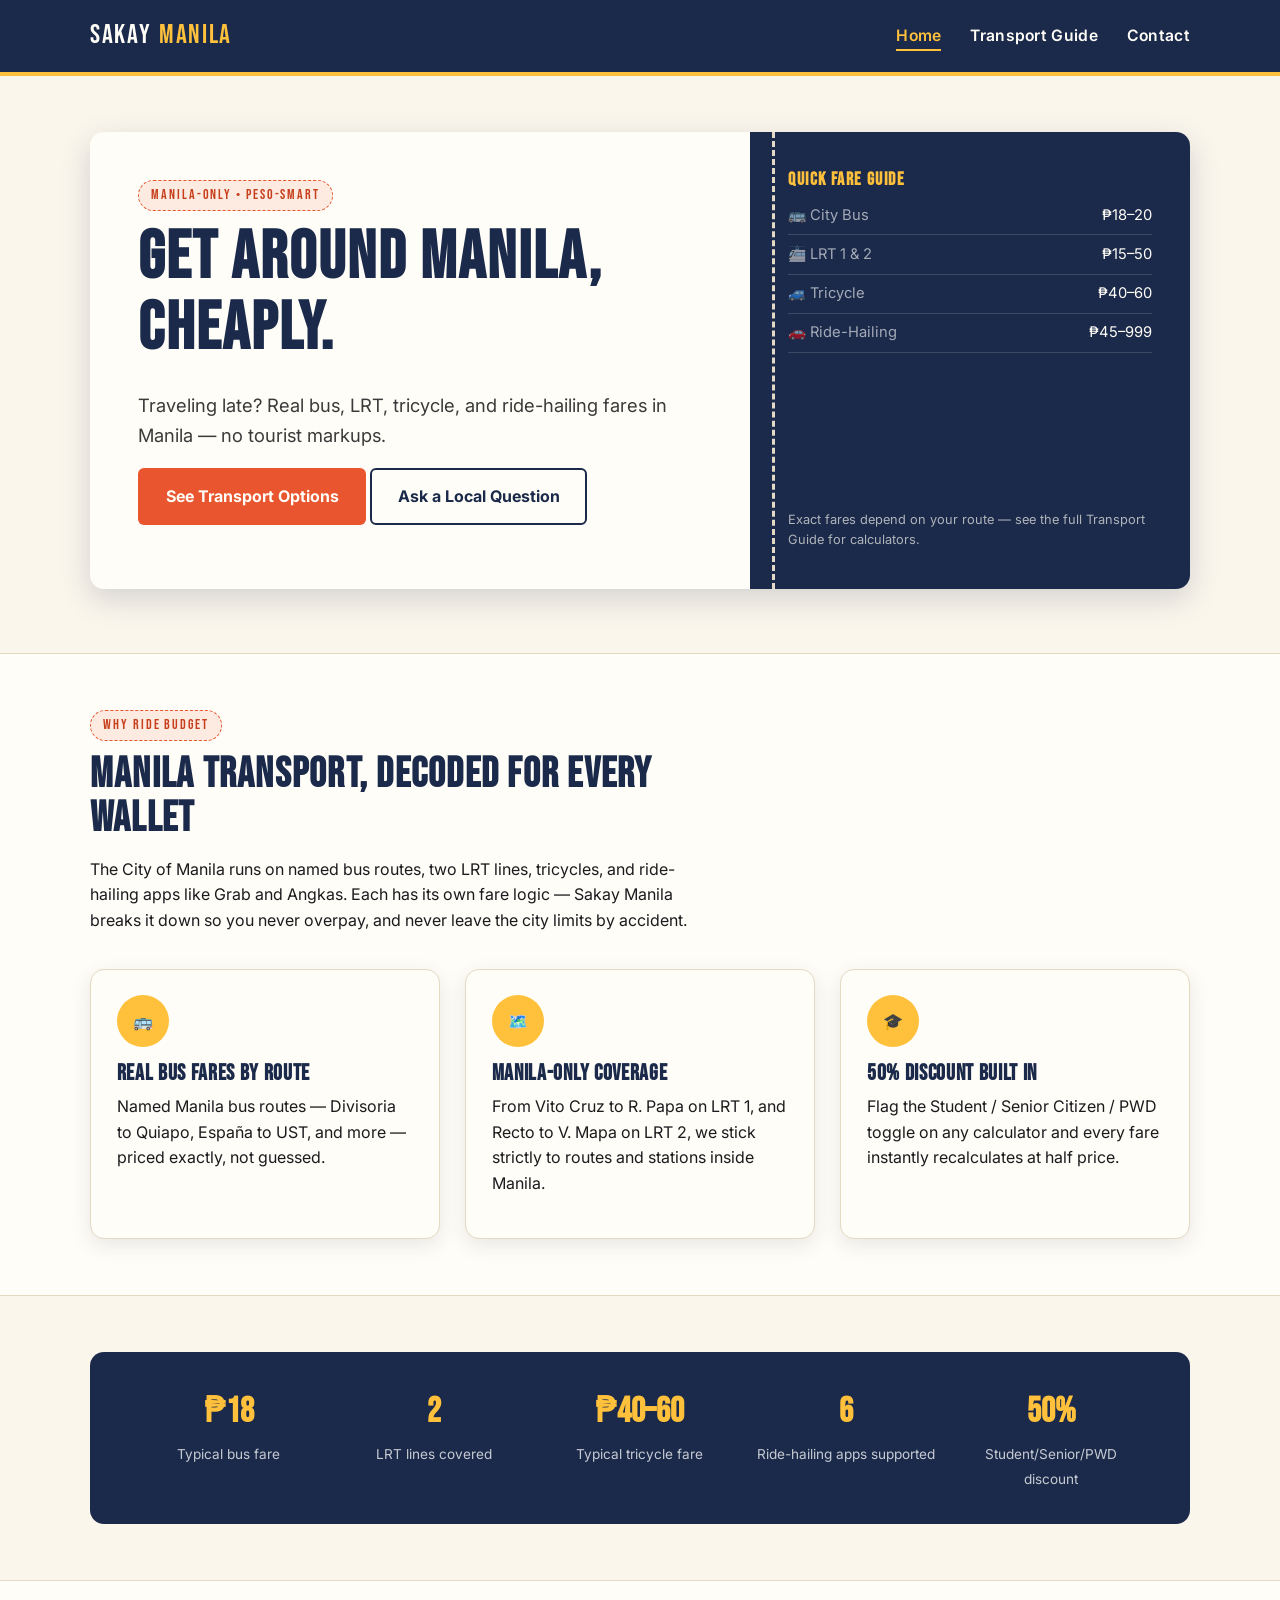
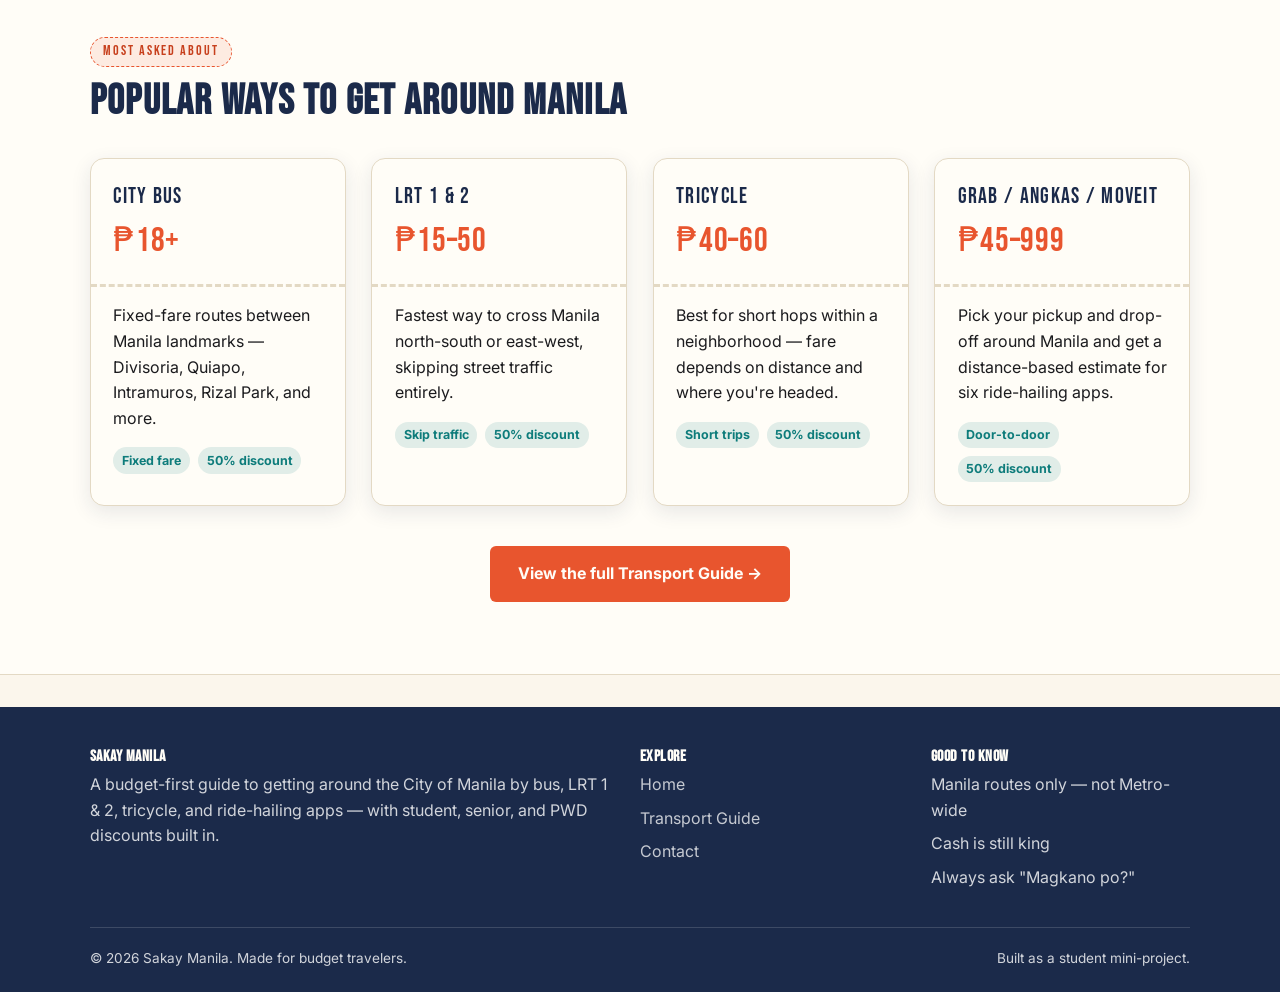
<file: index.html>
<!DOCTYPE html>
<html lang="en">
<head>
<meta charset="UTF-8">
<meta name="viewport" content="width=device-width, initial-scale=1.0">
<title>Sakay Manila — Budget-Friendly Bus, LRT & Ride-Hailing Guide for Manila</title>
<meta name="description" content="Sakay Manila helps you get around the City of Manila cheaply — real bus routes and fares, LRT 1 & 2 ticket prices, tricycle fares, and Grab/Angkas/MoveIt ride-hailing estimates, with student/senior/PWD discounts.">
<link rel="icon" href="data:image/svg+xml,<svg xmlns=%22http://www.w3.org/2000/svg%22 viewBox=%220 0 100 100%22><text y=%22.9em%22 font-size=%2290%22>🚏</text></svg>">
<link rel="preconnect" href="https://fonts.googleapis.com">
<link href="https://fonts.googleapis.com/css2?family=Bebas+Neue&family=Inter:wght@400;600;700&display=swap" rel="stylesheet">
<link rel="stylesheet" href="styles.css">
</head>
<body>

<header class="site-header">
<div class="container nav-bar">
<a class="brand" href="index.html">SAKAY<span>MANILA</span></a>
<button class="nav-toggle" aria-expanded="false" aria-controls="primary-nav" id="navToggle">☰</button>
<nav aria-label="Primary">
<ul class="nav-links" id="primary-nav">
<li><a href="index.html" aria-current="page">Home</a></li>
<li><a href="services.html">Transport Guide</a></li>
<li><a href="contact.html">Contact</a></li>
</ul>
</nav>
</div>
</header>

<main>

  <!-- HERO: ticket-styled signature element -->
<section class="ticket-hero">
<div class="container">
<div class="ticket">
<div class="ticket-main">
<p class="eyebrow">Manila-only • Peso-smart</p>
<h1>Get around Manila,<br>cheaply.</h1>
<p class="ticket-lede" id="greeting-lede">
            Real bus routes and fares, LRT 1 & 2 ticket prices, tricycle fares, and Grab/Uber/Angkas/MoveIt/InDrive/GSM Blue estimates within the City of Manila — plus a 50% student, senior citizen, and PWD discount on every fare.
</p>
<p>
<a class="btn btn-primary" href="services.html">See Transport Options</a>
<a class="btn btn-outline" href="contact.html">Ask a Local Question</a>
</p>
</div>
<div class="ticket-stub">
<div>
<h3>QUICK FARE GUIDE</h3>
<div class="stub-row"><span>🚌 City Bus</span><span>₱18–20</span></div>
<div class="stub-row"><span>🚈 LRT 1 & 2</span><span>₱15–50</span></div>
<div class="stub-row"><span>🚙 Tricycle</span><span>₱40–60</span></div>
<div class="stub-row"><span>🚗 Ride-Hailing</span><span>₱45–999</span></div>
</div>
<p style="font-size:0.8rem; opacity:0.65; margin:1rem 0 0;">Exact fares depend on your route — see the full Transport Guide for calculators.</p>
</div>
</div>
</div>
</section>

  <!-- WHY SECTION -->
<section class="section-alt">
<div class="container">
<div class="section-head">
<p class="eyebrow">Why ride budget</p>
<h2>Manila transport, decoded for every wallet</h2>
<p>The City of Manila runs on named bus routes, two LRT lines, tricycles, and ride-hailing apps like Grab and Angkas. Each has its own fare logic — Sakay Manila breaks it down so you never overpay, and never leave the city limits by accident.</p>
</div>
<div class="grid-3">
<article class="card">
<div class="icon-badge" aria-hidden="true">🚌</div>
<h3>Real bus fares by route</h3>
<p>Named Manila bus routes — Divisoria to Quiapo, España to UST, and more — priced exactly, not guessed.</p>
</article>
<article class="card">
<div class="icon-badge" aria-hidden="true">🗺️</div>
<h3>Manila-only coverage</h3>
<p>From Vito Cruz to R. Papa on LRT 1, and Recto to V. Mapa on LRT 2, we stick strictly to routes and stations inside Manila.</p>
</article>
<article class="card">
<div class="icon-badge" aria-hidden="true">🎓</div>
<h3>50% discount built in</h3>
<p>Flag the Student / Senior Citizen / PWD toggle on any calculator and every fare instantly recalculates at half price.</p>
</article>
</div>
</div>
</section>

<section>
<div class="container">
<div class="stat-strip">
<div class="stat"><strong>₱18</strong><span>Typical bus fare</span></div>
<div class="stat"><strong>2</strong><span>LRT lines covered</span></div>
<div class="stat"><strong>₱40–60</strong><span>Typical tricycle fare</span></div>
<div class="stat"><strong>6</strong><span>Ride-hailing apps supported</span></div>
<div class="stat"><strong>50%</strong><span>Student/Senior/PWD discount</span></div>
</div>
</div>
</section>

<section class="section-alt">
<div class="container">
<div class="section-head">
<p class="eyebrow">Most asked about</p>
<h2>Popular ways to get around Manila</h2>
</div>
<div class="grid-4">
<div class="route-card">
<div class="route-card__top">
<div class="route-card__mode">City Bus</div>
<div class="route-card__fare">₱18+</div>
</div>
<div class="route-card__body">
<p>Fixed-fare routes between Manila landmarks — Divisoria, Quiapo, Intramuros, Rizal Park, and more.</p>
<div class="tag-row"><span class="tag">Fixed fare</span><span class="tag">50% discount</span></div>
</div>
</div>
<div class="route-card">
<div class="route-card__top">
<div class="route-card__mode">LRT 1 & 2</div>
<div class="route-card__fare">₱15–50</div>
</div>
<div class="route-card__body">
<p>Fastest way to cross Manila north-south or east-west, skipping street traffic entirely.</p>
<div class="tag-row"><span class="tag">Skip traffic</span><span class="tag">50% discount</span></div>
</div>
</div>
<div class="route-card">
<div class="route-card__top">
<div class="route-card__mode">Tricycle</div>
<div class="route-card__fare">₱40–60</div>
</div>
<div class="route-card__body">
<p>Best for short hops within a neighborhood — fare depends on distance and where you're headed.</p>
<div class="tag-row"><span class="tag">Short trips</span><span class="tag">50% discount</span></div>
</div>
</div>
<div class="route-card">
<div class="route-card__top">
<div class="route-card__mode">Grab / Angkas / MoveIt</div>
<div class="route-card__fare">₱45–999</div>
</div>
<div class="route-card__body">
<p>Pick your pickup and drop-off around Manila and get a distance-based estimate for six ride-hailing apps.</p>
<div class="tag-row"><span class="tag">Door-to-door</span><span class="tag">50% discount</span></div>
</div>
</div>
</div>
<p class="mt-lg text-center"><a class="btn btn-primary" href="services.html">View the full Transport Guide →</a></p>
</div>
</section>

</main>

<footer class="site-footer">
<div class="container">
<div class="footer-grid">
<div>
<h4>SAKAY MANILA</h4>
<p>A budget-first guide to getting around the City of Manila by bus, LRT 1 & 2, tricycle, and ride-hailing apps — with student, senior, and PWD discounts built in.</p>
</div>
<div>
<h4>Explore</h4>
<ul>
<li><a href="index.html">Home</a></li>
<li><a href="services.html">Transport Guide</a></li>
<li><a href="contact.html">Contact</a></li>
</ul>
</div>
<div>
<h4>Good to know</h4>
<ul>
<li>Manila routes only — not Metro-wide</li>
<li>Cash is still king</li>
<li>Always ask "Magkano po?"</li>
</ul>
</div>
</div>
<div class="footer-bottom">
<span>© <span id="year"></span> Sakay Manila. Made for budget travelers.</span>
<span>Built as a student mini-project.</span>
</div>
</div>
</footer>
<script src="script.js"></script>
</body>
</html>
</file>
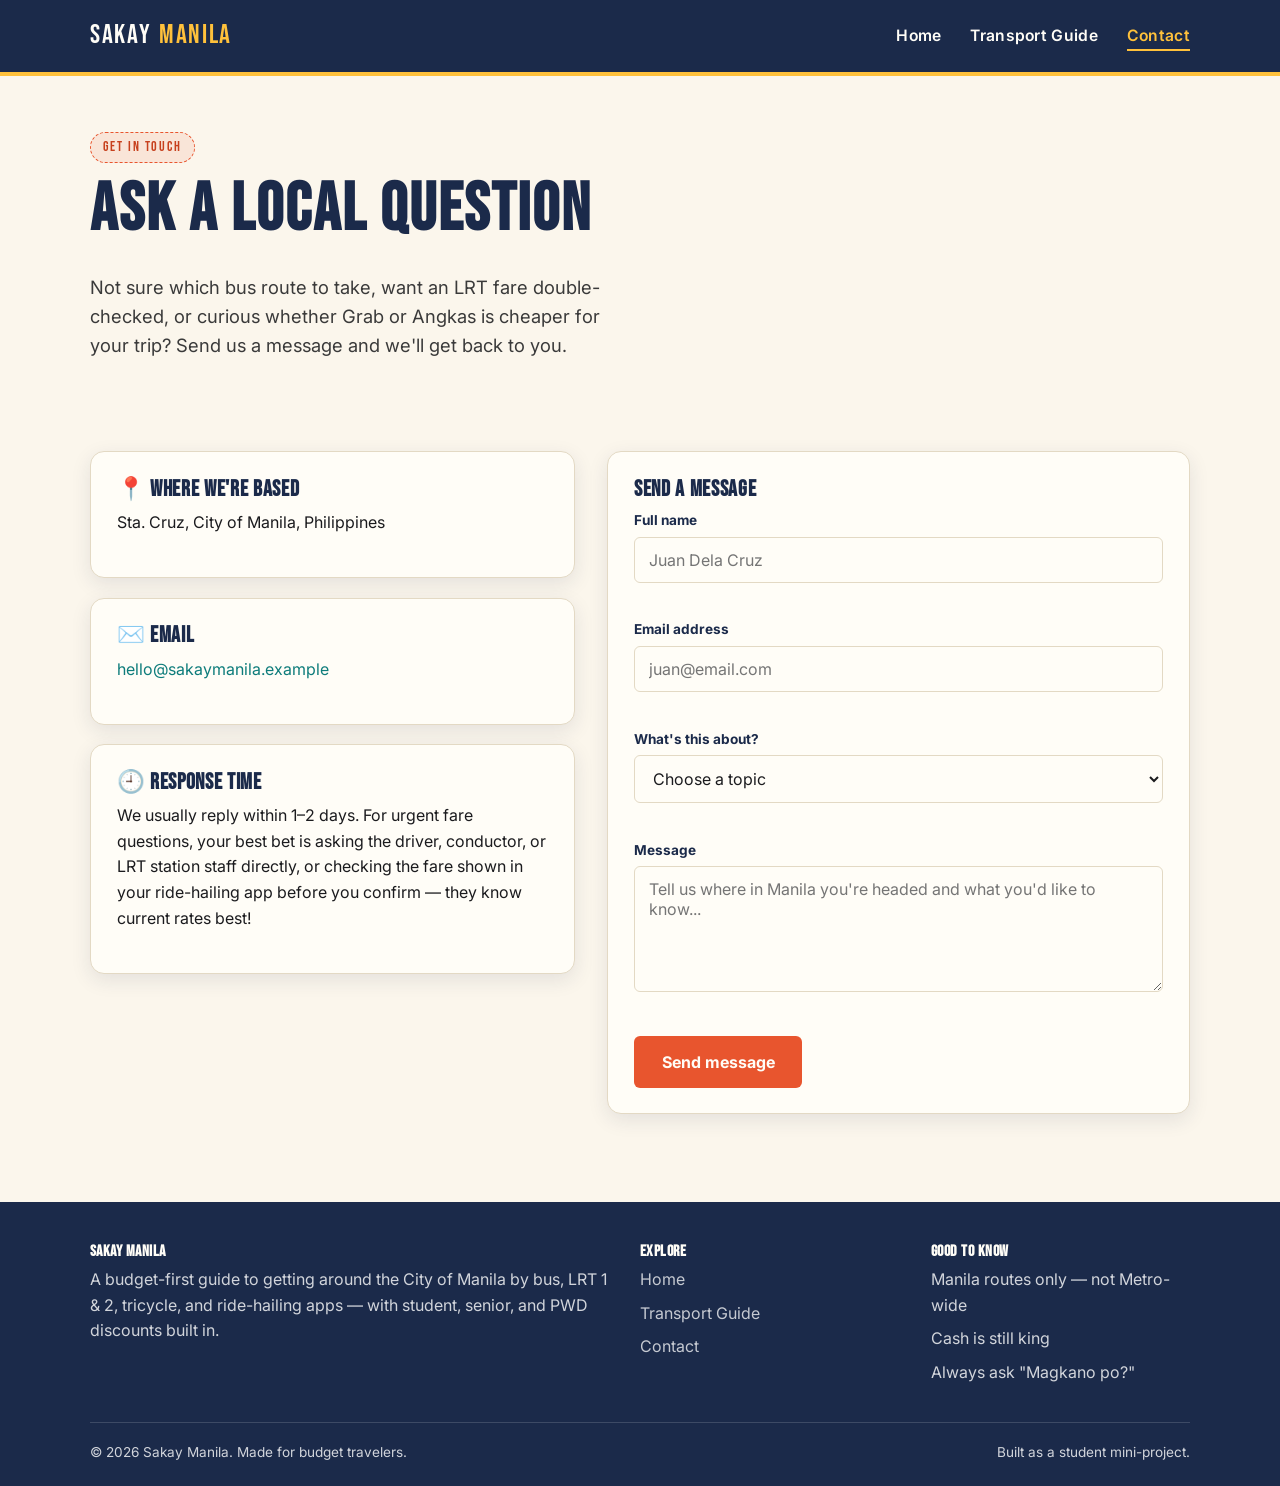
<file: contact.html>
<!DOCTYPE html>
<html lang="en">
<head>
<meta charset="UTF-8">
<meta name="viewport" content="width=device-width, initial-scale=1.0">
<title>Contact Sakay Manila | Ask About Budget Travel in Manila</title>
<meta name="description" content="Have a question about bus, LRT, tricycle, or ride-hailing fares in Manila? Send Sakay Manila a message.">
<link rel="icon" href="data:image/svg+xml,<svg xmlns=%22http://www.w3.org/2000/svg%22 viewBox=%220 0 100 100%22><text y=%22.9em%22 font-size=%2290%22>🚏</text></svg>">
<link rel="preconnect" href="https://fonts.googleapis.com">
<link href="https://fonts.googleapis.com/css2?family=Bebas+Neue&family=Inter:wght@400;600;700&display=swap" rel="stylesheet">
<link rel="stylesheet" href="styles.css">
</head>
<body>

<header class="site-header">
<div class="container nav-bar">
<a class="brand" href="index.html">SAKAY<span>MANILA</span></a>
<button class="nav-toggle" aria-expanded="false" aria-controls="primary-nav" id="navToggle">☰</button>
<nav aria-label="Primary">
<ul class="nav-links" id="primary-nav">
<li><a href="index.html">Home</a></li>
<li><a href="services.html">Transport Guide</a></li>
<li><a href="contact.html" aria-current="page">Contact</a></li>
</ul>
</nav>
</div>
</header>

<main>

  <section class="ticket-hero" style="padding-bottom: 1rem;">
<div class="container">
<p class="eyebrow">Get in touch</p>
<h1>Ask a local question</h1>
<p class="ticket-lede">Not sure which bus route to take, want an LRT fare double-checked, or curious whether Grab or Angkas is cheaper for your trip? Send us a message and we'll get back to you.</p>
</div>
</section>

  <section>
<div class="container">
<div class="contact-grid">

        <!-- Contact info -->
<div>
<div class="card info-card">
<h3>📍 Where we're based</h3>
<p>Sta. Cruz, City of Manila, Philippines</p>
</div>
<div class="card info-card">
<h3>✉️ Email</h3>
<p><a href="mailto:hello@sakaymanila.example">hello@sakaymanila.example</a></p>
</div>
<div class="card info-card">
<h3>🕘 Response time</h3>
<p>We usually reply within 1–2 days. For urgent fare questions, your best bet is asking the driver, conductor, or LRT station staff directly, or checking the fare shown in your ride-hailing app before you confirm — they know current rates best!</p>
</div>
</div>

        <!-- Contact form with JS validation -->
<div class="card">
<h3>Send a message</h3>
<form id="contactForm" class="contact-form" novalidate>

            <div class="field" id="field-name">
<label for="name">Full name</label>
<input type="text" id="name" name="name" placeholder="Juan Dela Cruz" autocomplete="name">
<div class="error-msg" id="error-name"></div>
</div>

            <div class="field" id="field-email">
<label for="email">Email address</label>
<input type="email" id="email" name="email" placeholder="juan@email.com" autocomplete="email">
<div class="error-msg" id="error-email"></div>
</div>

            <div class="field" id="field-topic">
<label for="topic">What's this about?</label>
<select id="topic" name="topic">
<option value="">Choose a topic</option>
<option value="route">Route or fare question</option>
<option value="discount">Student / Senior / PWD discount</option>
<option value="feedback">Feedback on the site</option>
<option value="partnership">Partnership or data correction</option>
<option value="other">Something else</option>
</select>
<div class="error-msg" id="error-topic"></div>
</div>

            <div class="field" id="field-message">
<label for="message">Message</label>
<textarea id="message" name="message" rows="5" placeholder="Tell us where in Manila you're headed and what you'd like to know..."></textarea>
<div class="error-msg" id="error-message"></div>
</div>

            <button type="submit" class="btn btn-primary">Send message</button>
<div class="form-status" id="formStatus">Thanks! Your message has been noted — we'll reply soon.</div>
</form>
</div>

      </div>
</div>
</section>

</main>

<footer class="site-footer">
<div class="container">
<div class="footer-grid">
<div>
<h4>SAKAY MANILA</h4>
<p>A budget-first guide to getting around the City of Manila by bus, LRT 1 & 2, tricycle, and ride-hailing apps — with student, senior, and PWD discounts built in.</p>
</div>
<div>
<h4>Explore</h4>
<ul>
<li><a href="index.html">Home</a></li>
<li><a href="services.html">Transport Guide</a></li>
<li><a href="contact.html">Contact</a></li>
</ul>
</div>
<div>
<h4>Good to know</h4>
<ul>
<li>Manila routes only — not Metro-wide</li>
<li>Cash is still king</li>
<li>Always ask "Magkano po?"</li>
</ul>
</div>
</div>
<div class="footer-bottom">
<span>© <span id="year"></span> Sakay Manila. Made for budget travelers.</span>
<span>Built as a student mini-project.</span>
</div>
</div>
</footer>

<script src="script.js"></script>
</body>
</html>
</file>
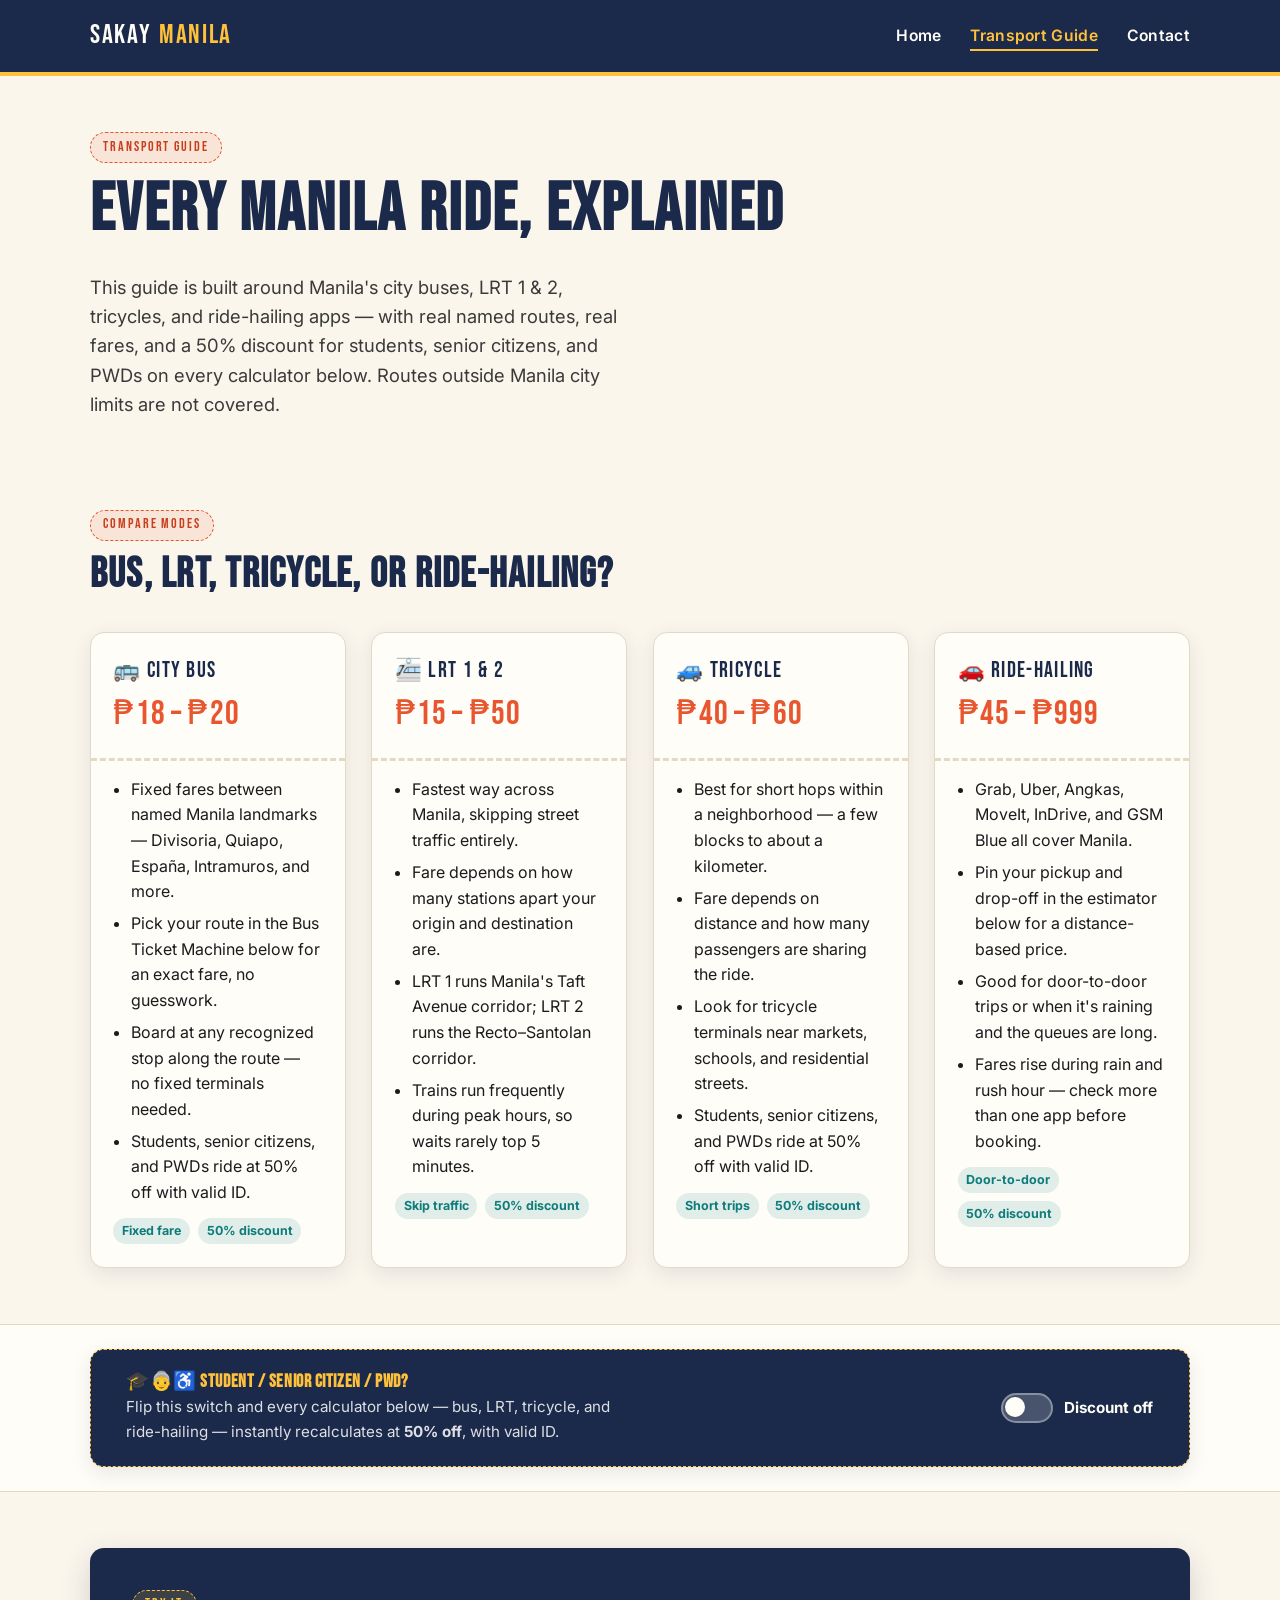
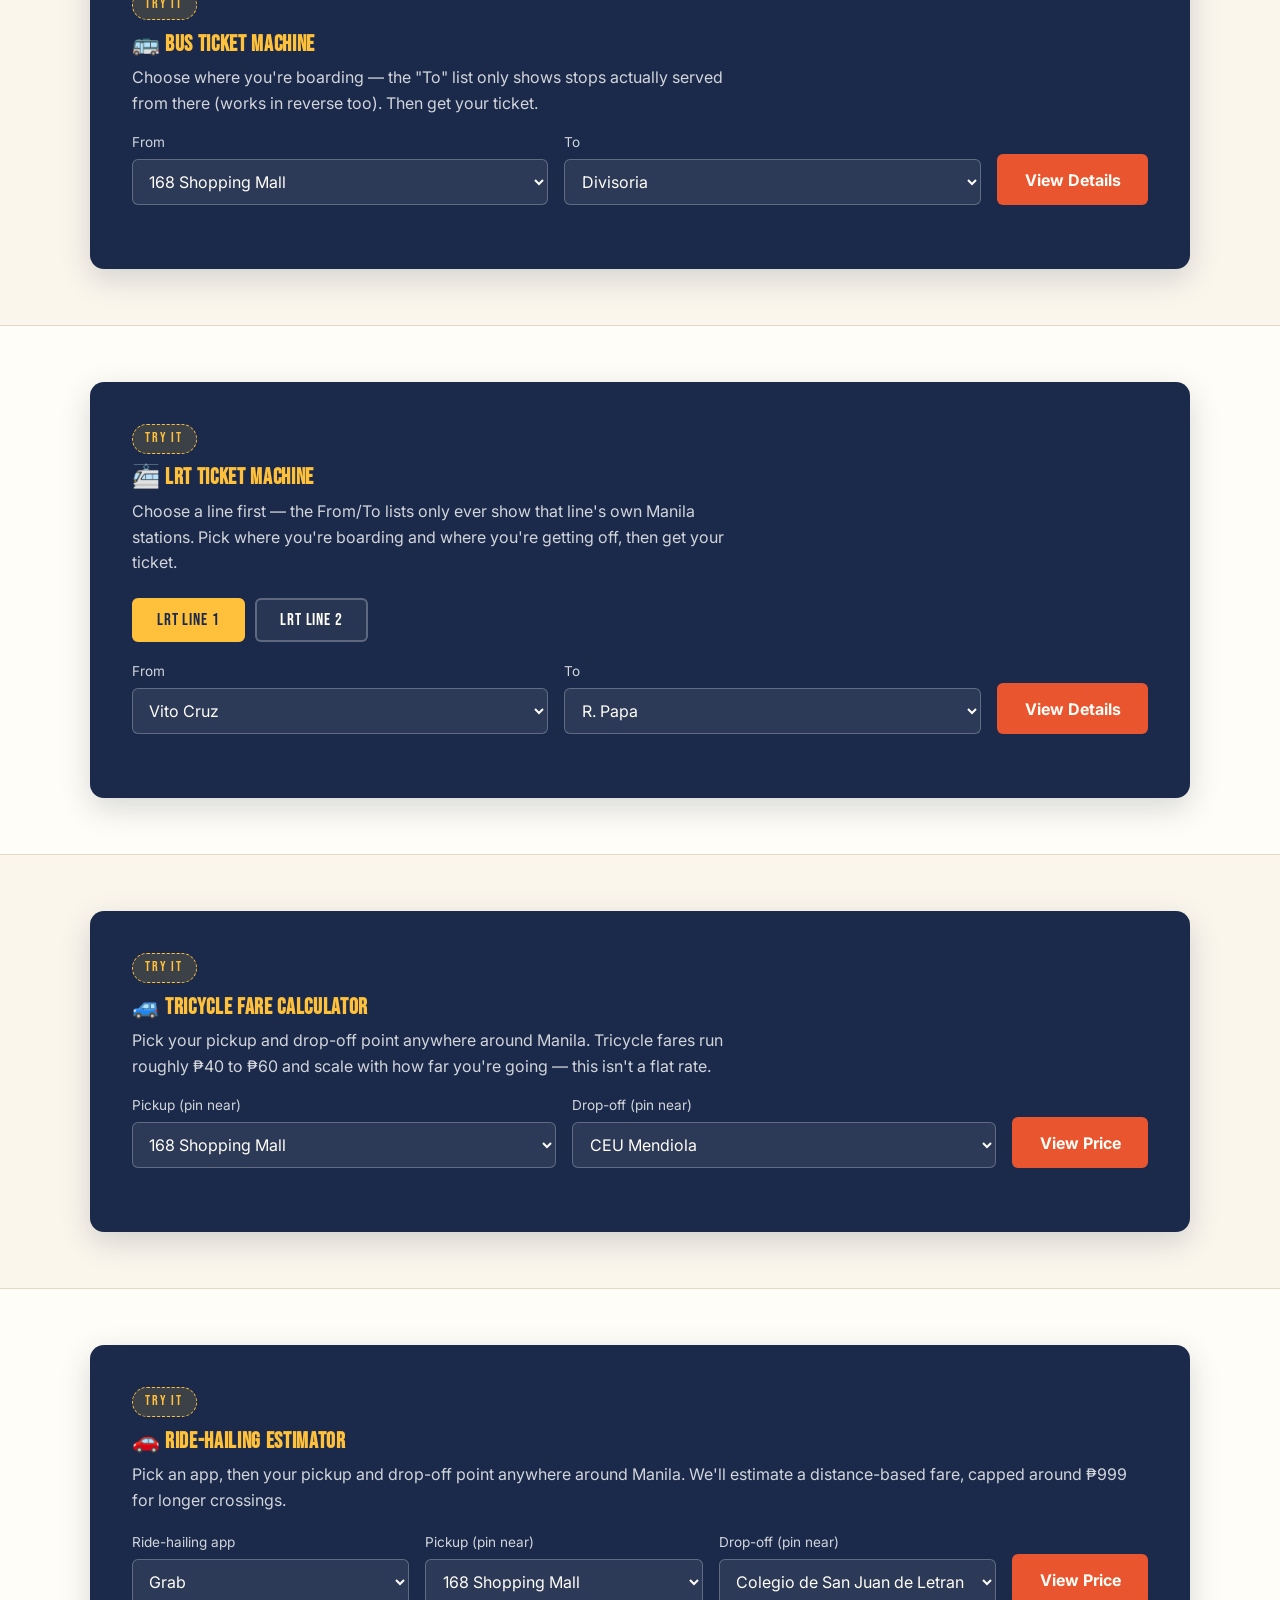
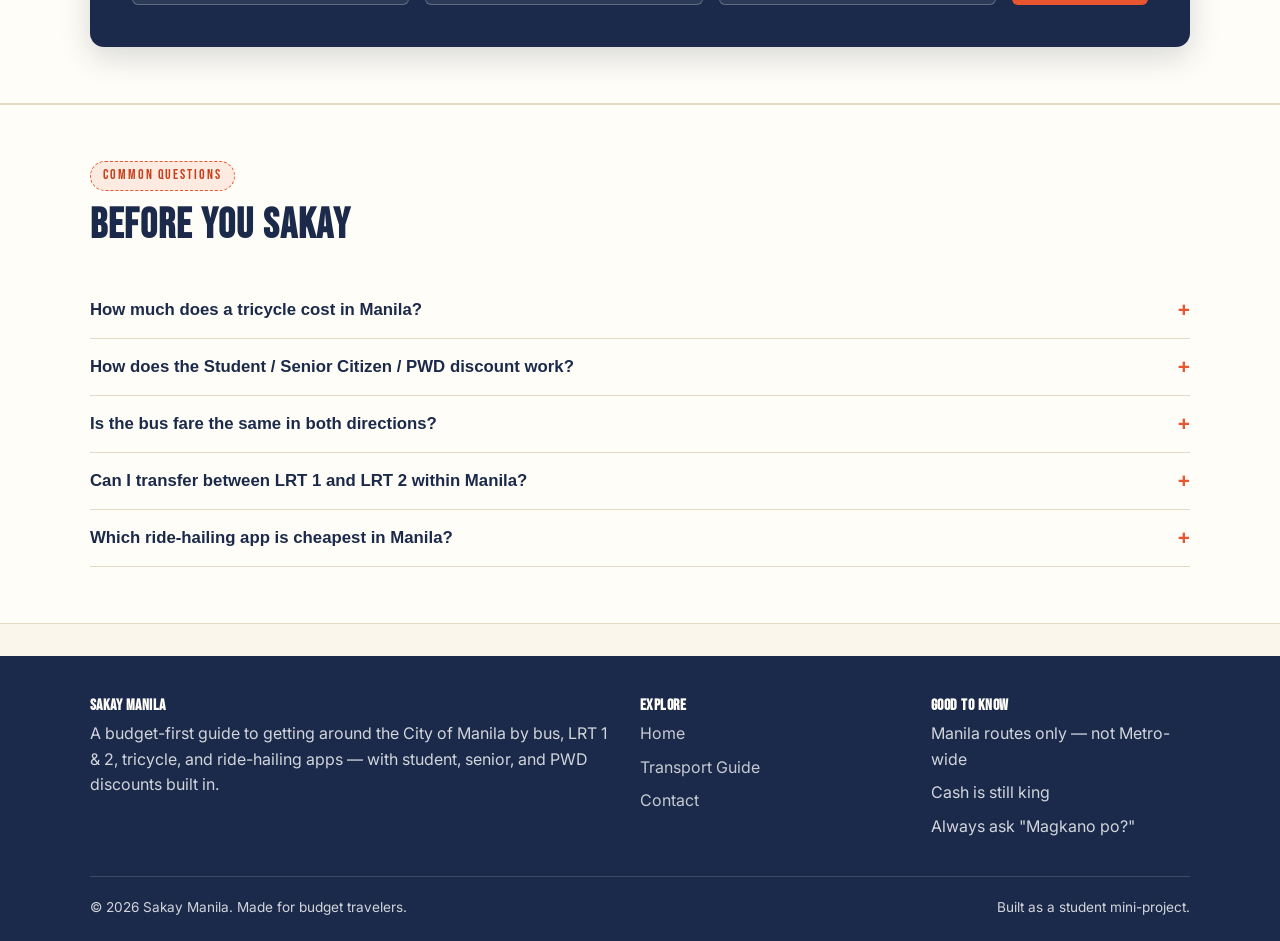
<file: services.html>
<!DOCTYPE html>
<html lang="en">
<head>
<meta charset="UTF-8">
<meta name="viewport" content="width=device-width, initial-scale=1.0">
<title>Bus Routes, LRT Fares, Tricycle & Ride-Hailing Estimator | Sakay Manila</title>
<meta name="description" content="Look up real Manila bus route fares, LRT 1 & 2 ticket prices, tricycle fares, and Grab/Uber/Angkas/MoveIt/InDrive/GSM Blue estimates — with a 50% Student, Senior Citizen, and PWD discount toggle.">
<link rel="icon" href="data:image/svg+xml,<svg xmlns=%22http://www.w3.org/2000/svg%22 viewBox=%220 0 100 100%22><text y=%22.9em%22 font-size=%2290%22>🚏</text></svg>">
<link rel="preconnect" href="https://fonts.googleapis.com">
<link href="https://fonts.googleapis.com/css2?family=Bebas+Neue&family=Inter:wght@400;600;700&display=swap" rel="stylesheet">
<link rel="stylesheet" href="styles.css">
</head>
<body>

<header class="site-header">
<div class="container nav-bar">
<a class="brand" href="index.html">SAKAY<span>MANILA</span></a>
<button class="nav-toggle" aria-expanded="false" aria-controls="primary-nav" id="navToggle">☰</button>
<nav aria-label="Primary">
<ul class="nav-links" id="primary-nav">
<li><a href="index.html">Home</a></li>
<li><a href="services.html" aria-current="page">Transport Guide</a></li>
<li><a href="contact.html">Contact</a></li>
</ul>
</nav>
</div>
</header>

<main>

  <section class="ticket-hero" style="padding-bottom: 1rem;">
<div class="container">
<p class="eyebrow">Transport Guide</p>
<h1>Every Manila ride, explained</h1>
<p class="ticket-lede">This guide is built around Manila's city buses, LRT 1 & 2, tricycles, and ride-hailing apps — with real named routes, real fares, and a 50% discount for students, senior citizens, and PWDs on every calculator below. Routes outside Manila city limits are not covered.</p>
</div>
</section>

  <!-- TRANSPORT MODE CARDS -->
<section id="modes">
<div class="container">
<div class="section-head">
<p class="eyebrow">Compare modes</p>
<h2>Bus, LRT, tricycle, or ride-hailing?</h2>
</div>
<div class="grid-4">

        <div class="route-card">
<div class="route-card__top">
<div class="route-card__mode">🚌 City Bus</div>
<div class="route-card__fare">₱18 – ₱20</div>
</div>
<div class="route-card__body">
<ul>
<li>Fixed fares between named Manila landmarks — Divisoria, Quiapo, España, Intramuros, and more.</li>
<li>Pick your route in the Bus Ticket Machine below for an exact fare, no guesswork.</li>
<li>Board at any recognized stop along the route — no fixed terminals needed.</li>
<li>Students, senior citizens, and PWDs ride at 50% off with valid ID.</li>
</ul>
<div class="tag-row"><span class="tag">Fixed fare</span><span class="tag">50% discount</span></div>
</div>
</div>

        <div class="route-card">
<div class="route-card__top">
<div class="route-card__mode">🚈 LRT 1 & 2</div>
<div class="route-card__fare">₱15 – ₱50</div>
</div>
<div class="route-card__body">
<ul>
<li>Fastest way across Manila, skipping street traffic entirely.</li>
<li>Fare depends on how many stations apart your origin and destination are.</li>
<li>LRT 1 runs Manila's Taft Avenue corridor; LRT 2 runs the Recto–Santolan corridor.</li>
<li>Trains run frequently during peak hours, so waits rarely top 5 minutes.</li>
</ul>
<div class="tag-row"><span class="tag">Skip traffic</span><span class="tag">50% discount</span></div>
</div>
</div>

        <div class="route-card">
<div class="route-card__top">
<div class="route-card__mode">🚙 Tricycle</div>
<div class="route-card__fare">₱40 – ₱60</div>
</div>
<div class="route-card__body">
<ul>
<li>Best for short hops within a neighborhood — a few blocks to about a kilometer.</li>
<li>Fare depends on distance and how many passengers are sharing the ride.</li>
<li>Look for tricycle terminals near markets, schools, and residential streets.</li>
<li>Students, senior citizens, and PWDs ride at 50% off with valid ID.</li>
</ul>
<div class="tag-row"><span class="tag">Short trips</span><span class="tag">50% discount</span></div>
</div>
</div>

        <div class="route-card">
<div class="route-card__top">
<div class="route-card__mode">🚗 Ride-Hailing</div>
<div class="route-card__fare">₱45 – ₱999</div>
</div>
<div class="route-card__body">
<ul>
<li>Grab, Uber, Angkas, MoveIt, InDrive, and GSM Blue all cover Manila.</li>
<li>Pin your pickup and drop-off in the estimator below for a distance-based price.</li>
<li>Good for door-to-door trips or when it's raining and the queues are long.</li>
<li>Fares rise during rain and rush hour — check more than one app before booking.</li>
</ul>
<div class="tag-row"><span class="tag">Door-to-door</span><span class="tag">50% discount</span></div>
</div>
</div>

      </div>
</div>
</section>

  <!-- SHARED DISCOUNT TOGGLE -->
<section class="section-alt" style="padding-top: 1.5rem; padding-bottom: 1.5rem;">
<div class="container">
<div class="discount-banner">
<div class="discount-banner__text">
<h3>🎓👵♿ Student / Senior Citizen / PWD?</h3>
<p>Flip this switch and every calculator below — bus, LRT, tricycle, and ride-hailing — instantly recalculates at <strong>50% off</strong>, with valid ID.</p>
</div>
<label class="switch">
<input type="checkbox" id="discountToggle">
<span class="switch-track"><span class="switch-thumb"></span></span>
<span class="switch-label" id="discountLabel">Discount off</span>
</label>
</div>
</div>
</section>

  <!-- BUS TICKET MACHINE (NAMED MANILA ROUTES) -->
<section>
<div class="container">
<div class="ticket-machine">
<p class="eyebrow" style="background:rgba(255,193,59,0.15); border-color:var(--color-accent); color:var(--color-accent);">Try it</p>
<h3>🚌 Bus Ticket Machine</h3>
<p style="color:rgba(255,255,255,0.8); max-width:60ch;">Choose where you're boarding — the "To" list only shows stops actually served from there (works in reverse too). Then get your ticket.</p>

<form id="busTicketForm" class="route-grid">
<div class="field">
<label for="busFrom">From</label>
<select id="busFrom"></select>
</div>
<div class="field">
<label for="busTo">To</label>
<select id="busTo"></select>
</div>
<div class="field">
<button type="submit" class="btn btn-primary" style="width:100%;">View Details</button>
</div>
</form>

<div id="bus-ticket-output" role="status" aria-live="polite"></div>
</div>
</div>
</section>

  <!-- LRT TICKET MACHINE (MANILA STATIONS ONLY) -->
<section class="section-alt">
<div class="container">
<div class="ticket-machine">
<p class="eyebrow" style="background:rgba(255,193,59,0.15); border-color:var(--color-accent); color:var(--color-accent);">Try it</p>
<h3>🚈 LRT Ticket Machine</h3>
<p style="color:rgba(255,255,255,0.8); max-width:60ch;">Choose a line first — the From/To lists only ever show that line's own Manila stations. Pick where you're boarding and where you're getting off, then get your ticket.</p>

<div class="line-tabs" role="tablist" aria-label="Choose LRT line">
<button type="button" class="line-tab active" id="tabLrt1" data-line="lrt1" role="tab" aria-selected="true">LRT Line 1</button>
<button type="button" class="line-tab" id="tabLrt2" data-line="lrt2" role="tab" aria-selected="false">LRT Line 2</button>
</div>

<form id="ticketForm" class="route-grid">
<div class="field">
<label for="stationFrom">From</label>
<select id="stationFrom"></select>
</div>
<div class="field">
<label for="stationTo">To</label>
<select id="stationTo"></select>
</div>
<div class="field">
<button type="submit" class="btn btn-primary" style="width:100%;">View Details</button>
</div>
</form>

<div id="ticket-output" role="status" aria-live="polite"></div>
</div>
</div>
</section>

  <!-- TRICYCLE FARE CALCULATOR (SHORT MANILA HOPS) -->
<section>
<div class="container">
<div class="ticket-machine">
<p class="eyebrow" style="background:rgba(255,193,59,0.15); border-color:var(--color-accent); color:var(--color-accent);">Try it</p>
<h3>🚙 Tricycle Fare Calculator</h3>
<p style="color:rgba(255,255,255,0.8); max-width:60ch;">Pick your pickup and drop-off point anywhere around Manila. Tricycle fares run roughly ₱40 to ₱60 and scale with how far you're going — this isn't a flat rate.</p>

<form id="tricycleForm" class="route-grid">
<div class="field">
<label for="tricyclePickup">Pickup (pin near)</label>
<select id="tricyclePickup"></select>
</div>
<div class="field">
<label for="tricycleDropoff">Drop-off (pin near)</label>
<select id="tricycleDropoff"></select>
</div>
<div class="field">
<button type="submit" class="btn btn-primary" style="width:100%;">View Price</button>
</div>
</form>

<div id="tricycle-output" role="status" aria-live="polite"></div>
</div>
</div>
</section>

  <!-- RIDE-HAILING ESTIMATOR -->
<section class="section-alt">
<div class="container">
<div class="estimator">
<p class="eyebrow" style="background:rgba(255,193,59,0.15); border-color:var(--color-accent); color:var(--color-accent);">Try it</p>
<h3>🚗 Ride-Hailing Estimator</h3>
<p style="color:rgba(255,255,255,0.8);">Pick an app, then your pickup and drop-off point anywhere around Manila. We'll estimate a distance-based fare, capped around ₱999 for longer crossings.</p>
<form id="rideForm">
<div class="estimator-grid ride-grid">
<div class="field">
<label for="rideProvider">Ride-hailing app</label>
<select id="rideProvider" name="rideProvider">
<option value="Grab">Grab</option>
<option value="Uber">Uber</option>
<option value="Angkas">Angkas</option>
<option value="MoveIt">MoveIt</option>
<option value="InDrive">InDrive</option>
<option value="GSM Blue">GSM Blue</option>
</select>
</div>
<div class="field">
<label for="ridePickup">Pickup (pin near)</label>
<select id="ridePickup"></select>
</div>
<div class="field">
<label for="rideDropoff">Drop-off (pin near)</label>
<select id="rideDropoff"></select>
</div>
<div class="field">
<button type="submit" class="btn btn-primary" style="width:100%;">View Price</button>
</div>
</div>
</form>
<div id="ride-result" role="status" aria-live="polite"></div>
</div>
</div>
</section>

  <!-- FAQ (interactive JS accordion) -->
<section class="section-alt">
<div class="container">
<div class="section-head">
<p class="eyebrow">Common questions</p>
<h2>Before you sakay</h2>
</div>
<div id="faq">
<div class="faq-item">
<button class="faq-question" aria-expanded="false">
            How much does a tricycle cost in Manila? <span class="faq-icon">+</span>
</button>
<div class="faq-answer"><p>Short trips typically run ₱40 to ₱60, depending on distance and how many passengers are sharing the ride. Rates can vary slightly by barangay or terminal, so it's always smart to confirm with the driver before boarding.</p></div>
</div>
<div class="faq-item">
<button class="faq-question" aria-expanded="false">
            How does the Student / Senior Citizen / PWD discount work? <span class="faq-icon">+</span>
</button>
<div class="faq-answer"><p>Flip the discount toggle above any calculator and the fare shown automatically drops by 50%, per Philippine law for students, senior citizens, and PWDs. Bring a valid ID (school ID, senior citizen ID, or PWD ID) when you actually board or book.</p></div>
</div>
<div class="faq-item">
<button class="faq-question" aria-expanded="false">
            Is the bus fare the same in both directions? <span class="faq-icon">+</span>
</button>
<div class="faq-answer"><p>Yes — a route like Divisoria to Quiapo costs the same as Quiapo to Divisoria. Pick either point as your "From" in the Bus Ticket Machine and the reverse trip will show up in "To".</p></div>
</div>
<div class="faq-item">
<button class="faq-question" aria-expanded="false">
            Can I transfer between LRT 1 and LRT 2 within Manila? <span class="faq-icon">+</span>
</button>
<div class="faq-answer"><p>Yes — both lines share a connection near Recto/Doroteo Jose in Manila. You'll need a new fare for the second line unless you're using a common stored-value card.</p></div>
</div>
<div class="faq-item">
<button class="faq-question" aria-expanded="false">
            Which ride-hailing app is cheapest in Manila? <span class="faq-icon">+</span>
</button>
<div class="faq-answer"><p>It varies by time of day and surge pricing. Our estimator gives you a rough distance-based range so you can compare Grab, Uber, Angkas, MoveIt, InDrive, and GSM Blue before you open each app.</p></div>
</div>
</div>
</div>
</section>

</main>

<footer class="site-footer">
<div class="container">
<div class="footer-grid">
<div>
<h4>SAKAY MANILA</h4>
<p>A budget-first guide to getting around the City of Manila by bus, LRT 1 & 2, tricycle, and ride-hailing apps — with student, senior, and PWD discounts built in.</p>
</div>
<div>
<h4>Explore</h4>
<ul>
<li><a href="index.html">Home</a></li>
<li><a href="services.html">Transport Guide</a></li>
<li><a href="contact.html">Contact</a></li>
</ul>
</div>
<div>
<h4>Good to know</h4>
<ul>
<li>Manila routes only — not Metro-wide</li>
<li>Cash is still king</li>
<li>Always ask "Magkano po?"</li>
</ul>
</div>
</div>
<div class="footer-bottom">
<span>© <span id="year"></span> Sakay Manila. Made for budget travelers.</span>
<span>Built as a student mini-project.</span>
</div>
</div>
</footer>

<script src="script.js"></script>
</body>
</html>
</file>
<file: styles.css>
/* =========================================================
   SAKAY MANILA — Budget Transportation Guide (Manila only)
   Design tokens
   ========================================================= */
:root {
  --color-bg: #FBF6EC;
  --color-ink: #1B1B1E;
  --color-primary: #E8552E;
  --color-primary-dark: #C7401D;
  --color-secondary: #0E7C7B;
  --color-accent: #FFC13B;
  --color-navy: #1B2A4A;
  --color-paper: #FFFDF7;
  --color-line: #E3D9C4;

  --font-display: "Bebas Neue", "Arial Narrow", sans-serif;
  --font-body: "Inter", -apple-system, Segoe UI, sans-serif;

  --radius-sm: 6px;
  --radius-md: 14px;
  --shadow-card: 0 6px 20px rgba(27, 42, 74, 0.10);
  --shadow-ticket: 0 10px 30px rgba(27, 42, 74, 0.18);
}

* { box-sizing: border-box; }
html { scroll-behavior: smooth; }

body {
  margin: 0;
  background: var(--color-bg);
  color: var(--color-ink);
  font-family: var(--font-body);
  line-height: 1.6;
  -webkit-font-smoothing: antialiased;
}

img { max-width: 100%; display: block; }

h1, h2, h3, h4 {
  font-family: var(--font-display);
  letter-spacing: 0.03em;
  line-height: 1.05;
  margin: 0 0 0.4em;
  color: var(--color-navy);
}

h1 { font-size: clamp(2.4rem, 6vw, 4.2rem); }
h2 { font-size: clamp(1.8rem, 4vw, 2.6rem); }
h3 { font-size: 1.4rem; }

p { margin: 0 0 1em; }

a { color: var(--color-secondary); text-decoration: none; }
a:hover { text-decoration: underline; }

.container {
  width: min(1100px, 92%);
  margin-inline: auto;
}

.eyebrow {
  display: inline-block;
  font-family: var(--font-display);
  letter-spacing: 0.14em;
  font-size: 0.85rem;
  color: var(--color-primary-dark);
  background: rgba(232, 85, 46, 0.10);
  border: 1px dashed var(--color-primary);
  padding: 0.25em 0.9em;
  border-radius: 999px;
  margin-bottom: 0.9em;
}

a:focus-visible, button:focus-visible, input:focus-visible, textarea:focus-visible, select:focus-visible {
  outline: 3px solid var(--color-secondary);
  outline-offset: 2px;
}

.site-header {
  background: var(--color-navy);
  border-bottom: 4px solid var(--color-accent);
  position: sticky;
  top: 0;
  z-index: 50;
}

.nav-bar {
  display: flex;
  align-items: center;
  justify-content: space-between;
  padding: 0.9rem 0;
}

.brand {
  display: flex;
  align-items: baseline;
  gap: 0.5rem;
  color: var(--color-paper);
  font-family: var(--font-display);
  font-size: 1.7rem;
  letter-spacing: 0.06em;
}

.brand span { color: var(--color-accent); }

.nav-toggle {
  display: none;
  background: none;
  border: 2px solid var(--color-accent);
  border-radius: var(--radius-sm);
  color: var(--color-paper);
  font-size: 1.4rem;
  padding: 0.3em 0.6em;
  cursor: pointer;
}

.nav-links {
  display: flex;
  gap: 1.8rem;
  list-style: none;
  margin: 0;
  padding: 0;
}

.nav-links a {
  color: var(--color-paper);
  font-weight: 600;
  font-size: 0.98rem;
  letter-spacing: 0.02em;
  padding-bottom: 4px;
  border-bottom: 2px solid transparent;
}

.nav-links a:hover,
.nav-links a[aria-current="page"] {
  color: var(--color-accent);
  border-bottom-color: var(--color-accent);
  text-decoration: none;
}

.ticket-hero { padding: 3.5rem 0 4rem; }

.ticket {
  background: var(--color-paper);
  border-radius: var(--radius-md);
  box-shadow: var(--shadow-ticket);
  display: grid;
  grid-template-columns: 1.5fr 1fr;
  overflow: hidden;
  position: relative;
}

.ticket::after {
  content: "";
  position: absolute;
  top: 0;
  bottom: 0;
  left: 62%;
  width: 0;
  border-left: 3px dashed var(--color-line);
}

.ticket-main { padding: clamp(1.6rem, 4vw, 3rem); }

.ticket-stub {
  background: var(--color-navy);
  color: var(--color-paper);
  padding: clamp(1.6rem, 4vw, 2.4rem);
  display: flex;
  flex-direction: column;
  justify-content: space-between;
}

.ticket-stub h3 { color: var(--color-accent); font-size: 1.1rem; letter-spacing: 0.08em; }

.stub-row {
  display: flex;
  justify-content: space-between;
  border-bottom: 1px solid rgba(255,255,255,0.15);
  padding: 0.5em 0;
  font-size: 0.92rem;
}

.stub-row span:first-child { color: rgba(255,255,255,0.6); }

.ticket-lede { font-size: 1.15rem; color: #3a3a3a; max-width: 46ch; }

.btn {
  display: inline-block;
  font-weight: 700;
  font-family: var(--font-body);
  padding: 0.85em 1.6em;
  border-radius: var(--radius-sm);
  border: 2px solid transparent;
  cursor: pointer;
  font-size: 1rem;
  transition: transform 0.15s ease;
}

.btn:hover { transform: translateY(-2px); text-decoration: none; }

.btn-primary { background: var(--color-primary); color: var(--color-paper); }
.btn-primary:hover { background: var(--color-primary-dark); }

.btn-outline { background: transparent; border-color: var(--color-navy); color: var(--color-navy); }
.btn-ghost { background: transparent; border-color: var(--color-accent); color: var(--color-accent); }

section { padding: 3.5rem 0; }

.section-alt {
  background: var(--color-paper);
  border-top: 1px solid var(--color-line);
  border-bottom: 1px solid var(--color-line);
}

.section-head { max-width: 60ch; margin-bottom: 2.2rem; }

.grid-3 { display: grid; grid-template-columns: repeat(3, 1fr); gap: 1.6rem; }
.grid-4 { display: grid; grid-template-columns: repeat(4, 1fr); gap: 1.6rem; }
.grid-2 { display: grid; grid-template-columns: 1fr 1fr; gap: 1.6rem; }

.card {
  background: var(--color-paper);
  border: 1px solid var(--color-line);
  border-radius: var(--radius-md);
  padding: 1.6rem;
  box-shadow: var(--shadow-card);
}

.card .icon-badge {
  width: 52px; height: 52px; border-radius: 50%;
  background: var(--color-accent);
  display: flex; align-items: center; justify-content: center;
  margin-bottom: 0.9rem;
}

.route-card {
  background: var(--color-paper);
  border: 1px solid var(--color-line);
  border-radius: var(--radius-md);
  overflow: hidden;
  box-shadow: var(--shadow-card);
  display: flex;
  flex-direction: column;
}

.route-card__top { padding: 1.3rem 1.4rem 1rem; border-bottom: 3px dashed var(--color-line); }
.route-card__mode { font-family: var(--font-display); letter-spacing: 0.06em; font-size: 1.35rem; color: var(--color-navy); }
.route-card__fare { font-family: var(--font-display); font-size: 2.1rem; color: var(--color-primary); letter-spacing: 0.02em; }
.route-card__body { padding: 1rem 1.4rem 1.4rem; flex: 1; }
.route-card__body ul { padding-left: 1.1rem; margin: 0; }
.route-card__body li { margin-bottom: 0.4em; }

.tag-row { display: flex; gap: 0.5rem; flex-wrap: wrap; margin-top: 0.8rem; }
.tag {
  font-size: 0.78rem; font-weight: 700; padding: 0.25em 0.7em; border-radius: 999px;
  background: rgba(14, 124, 123, 0.12); color: var(--color-secondary);
}

.stat-strip {
  display: flex; justify-content: space-between; flex-wrap: wrap; gap: 1.5rem;
  background: var(--color-navy); color: var(--color-paper); border-radius: var(--radius-md);
  padding: 2rem clamp(1.5rem, 5vw, 3rem);
}

.stat { text-align: center; flex: 1; min-width: 140px; }
.stat strong { display: block; font-family: var(--font-display); font-size: 2.2rem; color: var(--color-accent); }
.stat span { font-size: 0.85rem; color: rgba(255,255,255,0.75); }

/* Discount banner + toggle switch */
.discount-banner {
  background: var(--color-navy);
  color: var(--color-paper);
  border-radius: var(--radius-md);
  border: 1px dashed var(--color-accent);
  padding: 1.4rem clamp(1.2rem, 4vw, 2.2rem);
  display: flex;
  align-items: center;
  justify-content: space-between;
  gap: 1.5rem;
  flex-wrap: wrap;
  box-shadow: var(--shadow-card);
}

.discount-banner__text h3 { color: var(--color-accent); font-size: 1.15rem; margin-bottom: 0.2em; }
.discount-banner__text p { margin: 0; color: rgba(255,255,255,0.85); max-width: 52ch; font-size: 0.95rem; }

.switch { display: flex; align-items: center; gap: 0.7rem; cursor: pointer; flex-shrink: 0; }
.switch input { position: absolute; opacity: 0; width: 1px; height: 1px; }

.switch-track {
  width: 52px; height: 30px; border-radius: 999px;
  background: rgba(255,255,255,0.2);
  border: 2px solid rgba(255,255,255,0.35);
  position: relative;
  transition: background 0.2s ease, border-color 0.2s ease;
  flex-shrink: 0;
}

.switch-thumb {
  position: absolute; top: 2px; left: 2px; width: 20px; height: 20px;
  border-radius: 50%; background: var(--color-paper);
  transition: transform 0.2s ease;
}

.switch input:checked + .switch-track { background: var(--color-accent); border-color: var(--color-accent); }
.switch input:checked + .switch-track .switch-thumb { transform: translateX(22px); background: var(--color-navy); }
.switch input:focus-visible + .switch-track { outline: 3px solid var(--color-secondary); outline-offset: 2px; }
.switch-label { font-weight: 700; font-size: 0.95rem; color: var(--color-paper); min-width: 90px; }

.price-original { text-decoration: line-through; opacity: 0.6; margin-right: 0.4em; font-size: 0.8em; }
.price-discounted { color: var(--color-accent) !important; }

.discount-pill {
  display: inline-block;
  background: rgba(255, 193, 59, 0.18);
  color: var(--color-accent);
  border: 1px dashed var(--color-accent);
  border-radius: 999px;
  padding: 0.15em 0.7em;
  font-size: 0.75rem;
  font-weight: 700;
  margin-left: 0.5em;
  vertical-align: middle;
}

.estimator {
  background: var(--color-navy); color: var(--color-paper); border-radius: var(--radius-md);
  padding: clamp(1.6rem, 4vw, 2.6rem); box-shadow: var(--shadow-ticket);
}

.estimator h3 { color: var(--color-accent); }

.estimator-grid { display: grid; grid-template-columns: 1fr 1fr auto; gap: 1rem; align-items: end; margin-top: 1.2rem; }
.ride-grid { grid-template-columns: 1fr 1fr 1fr auto; }

.field label { display: block; font-size: 0.85rem; margin-bottom: 0.35em; color: rgba(255,255,255,0.8); }

.field select, .field input {
  width: 100%; padding: 0.7em 0.8em; border-radius: var(--radius-sm);
  border: 1px solid rgba(255,255,255,0.25); background: rgba(255,255,255,0.08);
  color: var(--color-paper); font-family: var(--font-body); font-size: 1rem;
}

.field select option { color: var(--color-ink); }

#estimator-result, #ride-result {
  margin-top: 1.4rem; padding: 1rem 1.2rem; border-radius: var(--radius-sm);
  background: rgba(255, 193, 59, 0.14); border: 1px dashed var(--color-accent);
  font-size: 1.05rem; display: none;
}

#estimator-result.show, #ride-result.show { display: block; }
#estimator-result strong, #ride-result strong { color: var(--color-accent); font-size: 1.3rem; }

.ticket-machine {
  background: var(--color-navy); color: var(--color-paper); border-radius: var(--radius-md);
  padding: clamp(1.6rem, 4vw, 2.6rem); box-shadow: var(--shadow-ticket);
}

.ticket-machine h3 { color: var(--color-accent); }

.line-tabs { display: flex; gap: 0.6rem; margin: 1.4rem 0 1.2rem; flex-wrap: wrap; }

.line-tab {
  font-family: var(--font-display); letter-spacing: 0.05em; font-size: 1.05rem;
  padding: 0.6em 1.4em; border-radius: var(--radius-sm);
  border: 2px solid rgba(255,255,255,0.25); background: rgba(255,255,255,0.06);
  color: var(--color-paper); cursor: pointer;
  transition: background 0.15s ease, border-color 0.15s ease;
}

.line-tab:hover { border-color: var(--color-accent); }
.line-tab.active { background: var(--color-accent); border-color: var(--color-accent); color: var(--color-navy); }

.route-grid { display: grid; grid-template-columns: 1fr 1fr auto; gap: 1rem; align-items: end; }
.route-grid .field label { display: block; font-size: 0.85rem; margin-bottom: 0.35em; color: rgba(255,255,255,0.8); }

.route-grid .field select {
  width: 100%; padding: 0.7em 0.8em; border-radius: var(--radius-sm);
  border: 1px solid rgba(255,255,255,0.25); background: rgba(255,255,255,0.08);
  color: var(--color-paper); font-family: var(--font-body); font-size: 1rem;
}

.route-grid .field select option { color: var(--color-ink); }

#ticket-output, #bus-ticket-output, #tricycle-output { margin-top: 1.4rem; }

.issued-ticket {
  background: var(--color-paper); color: var(--color-ink); border-radius: var(--radius-md);
  box-shadow: var(--shadow-card); display: grid; grid-template-columns: 1.4fr 1fr;
  overflow: hidden; max-width: 560px;
}

.issued-ticket__main { padding: 1.4rem 1.6rem; border-right: 3px dashed var(--color-line); }
.issued-ticket__main h4 { font-family: var(--font-display); color: var(--color-navy); margin: 0 0 0.5em; font-size: 1.5rem; letter-spacing: 0.03em; }

.issued-ticket__row {
  display: flex; justify-content: space-between; font-size: 0.9rem; padding: 0.3em 0;
  border-bottom: 1px solid var(--color-line);
}

.issued-ticket__row span:first-child { color: #777; }

.issued-ticket__fare {
  background: var(--color-accent); padding: 1.4rem 1.2rem;
  display: flex; flex-direction: column; align-items: center; justify-content: center; text-align: center;
}

.issued-ticket__fare strong { font-family: var(--font-display); font-size: 2.4rem; color: var(--color-navy); line-height: 1; }
.issued-ticket__fare small { color: var(--color-navy); opacity: 0.75; margin-top: 0.3em; }

.faq-item { border-bottom: 1px solid var(--color-line); }

.faq-question {
  width: 100%; text-align: left; background: none; border: none; padding: 1rem 0;
  font-weight: 700; font-size: 1.05rem; color: var(--color-navy);
  display: flex; justify-content: space-between; align-items: center; cursor: pointer;
}

.faq-answer { max-height: 0; overflow: hidden; transition: max-height 0.25s ease; color: #444; }
.faq-answer p { padding-bottom: 1rem; }
.faq-item.open .faq-answer { max-height: 200px; }
.faq-item.open .faq-icon { transform: rotate(45deg); }
.faq-icon { transition: transform 0.2s ease; font-size: 1.3rem; color: var(--color-primary); }

.contact-grid { display: grid; grid-template-columns: 1fr 1.2fr; gap: 2rem; align-items: start; }
.contact-form .field { margin-bottom: 1.1rem; }
.contact-form label { display: block; font-weight: 700; margin-bottom: 0.35em; color: var(--color-navy); }

.contact-form input, .contact-form textarea, .contact-form select {
  width: 100%; padding: 0.75em 0.9em; border-radius: var(--radius-sm);
  border: 1px solid var(--color-line); background: var(--color-paper);
  color: var(--color-ink); font-family: var(--font-body); font-size: 1rem;
}

.error-msg { color: var(--color-primary-dark); font-size: 0.85rem; margin-top: 0.3em; min-height: 1.1em; }

.field.has-error input, .field.has-error textarea, .field.has-error select {
  border-color: var(--color-primary); outline: 1px solid var(--color-primary);
}

.form-status { padding: 0.9em 1.1em; border-radius: var(--radius-sm); margin-top: 1rem; display: none; font-weight: 600; }
.form-status.success { display: block; background: rgba(14, 124, 123, 0.12); color: var(--color-secondary); border: 1px solid var(--color-secondary); }

.info-card { margin-bottom: 1.2rem; }

.site-footer { background: var(--color-navy); color: rgba(255,255,255,0.8); padding: 2.6rem 0 1.4rem; margin-top: 2rem; }
.footer-grid { display: grid; grid-template-columns: 2fr 1fr 1fr; gap: 2rem; margin-bottom: 1.8rem; }
.footer-grid h4 { color: var(--color-paper); font-size: 1rem; }
.footer-grid ul { list-style: none; padding: 0; margin: 0; }
.footer-grid li { margin-bottom: 0.5em; }
.footer-grid a { color: rgba(255,255,255,0.75); }
.footer-grid a:hover { color: var(--color-accent); }

.footer-bottom {
  border-top: 1px solid rgba(255,255,255,0.15); padding-top: 1.2rem; font-size: 0.85rem;
  display: flex; justify-content: space-between; flex-wrap: wrap; gap: 0.5rem;
}

.mt-lg { margin-top: 2.5rem; }
.text-center { text-align: center; margin-inline: auto; }

@media (max-width: 860px) {
  .grid-3, .grid-4, .grid-2, .contact-grid, .footer-grid { grid-template-columns: 1fr; }
  .ticket { grid-template-columns: 1fr; }
  .ticket::after { display: none; }
  .estimator-grid, .ride-grid { grid-template-columns: 1fr; }
  .route-grid { grid-template-columns: 1fr; }
  .discount-banner { flex-direction: column; align-items: flex-start; }
}

@media (max-width: 1000px) and (min-width: 861px) {
  .grid-4 { grid-template-columns: repeat(2, 1fr); }
}

@media (max-width: 700px) {
  .nav-toggle { display: inline-block; }
  .nav-links {
    position: absolute; top: 100%; left: 0; right: 0; background: var(--color-navy);
    flex-direction: column; gap: 0; max-height: 0; overflow: hidden; transition: max-height 0.25s ease;
  }
  .nav-links.open { max-height: 300px; padding: 0.5rem 0; }
  .nav-links li { padding: 0.7rem 6%; }
}

@media (prefers-reduced-motion: reduce) {
  * { transition: none !important; scroll-behavior: auto !important; }
}
</file>
